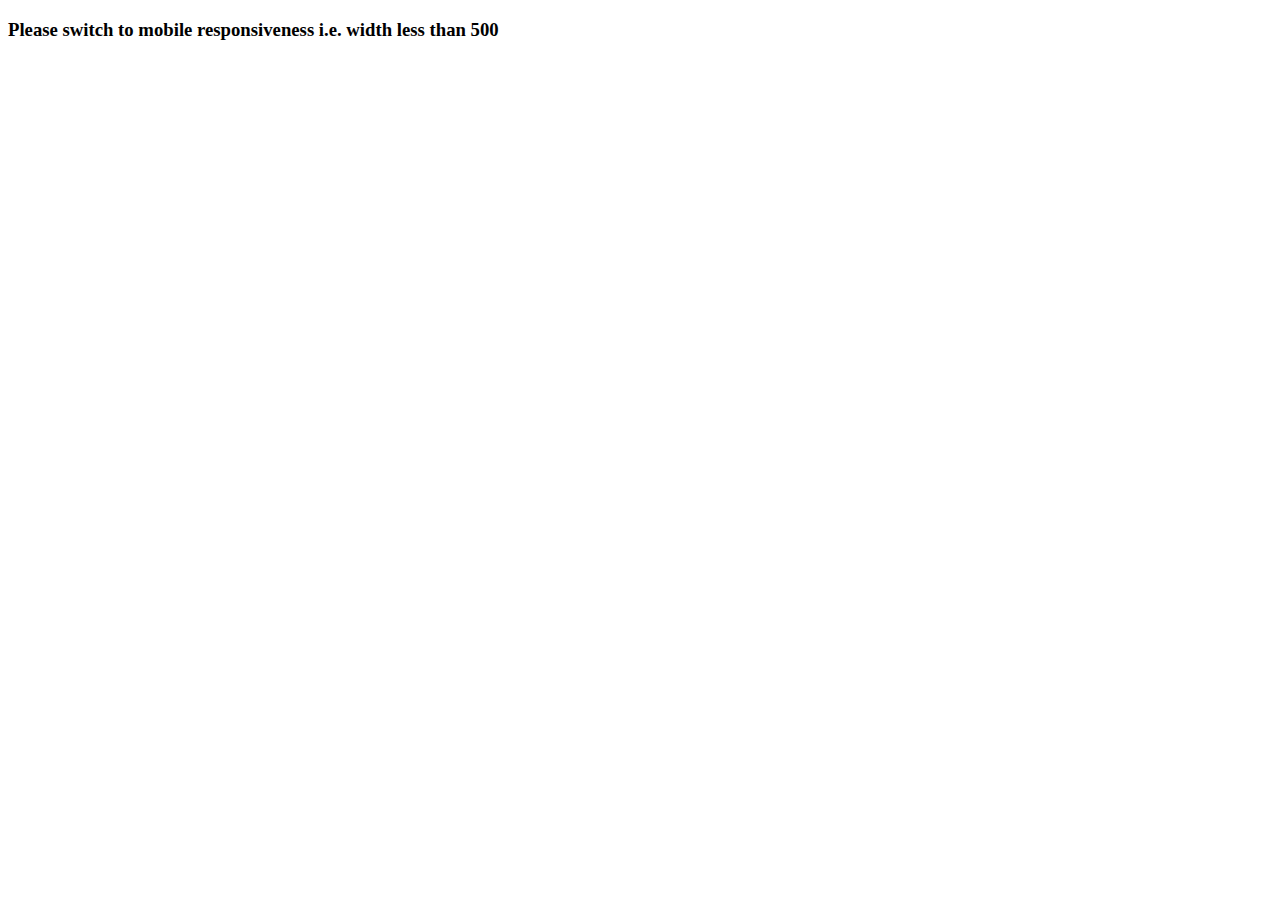
<file: index.html>
<!DOCTYPE html>
<html lang="en">

<head>
  <meta charset="UTF-8">
  <meta http-equiv="X-UA-Compatible" content="IE=edge">
  <meta name="viewport" content="width=device-width, initial-scale=1.0">
  <link href="https://fonts.googleapis.com/css2?family=Inter:wght@100;200;300;400;500&display=swap" rel="stylesheet">
  <link rel="stylesheet" href="./styles/index.css" />
  <title>Document</title>

</head>

<body>
  <div id="splash">
    <div class="splashImage">
      <img src="./images/Beautgenics_Logo.svg" alt="Main logo">
    </div>
  </div>
  <div id="mainpage">
    <div id="welcome">
      <img src="./images/Logo-small.svg.jpg" alt="Main Logo">
      <div>
        <div class="header">Welcome to</div>
        <div class="header colored">Beautgenics</div>
      </div>
      <p class="para1">An app where you can manage all your <br>Beauty Analyst activties & much more...</p>

      <p class="para2">Let’s get started...</p>
    </div>
    <div>

      <button onclick="toSignIn()" class="button-google" type="button">
        <img class="google-icon"
          src="[data-uri]"
          alt="Google" />
        <span class="google-signin">Continue with Google</span>
      </button>
    </div>

    <div>
      <button onclick="toSignIn()" class="button-apple" type="button">
        <img class="apple-icon"
          src="[data-uri]"
          alt="mac" />
        <span class="google-signin">Continue with Apple</span>
      </button>

      <p class="para4">Already have an account? <span style="color:#c83b53"><a href="Login.html">Sign in</a></span></p>
    </div>
    </div>
    <div id="errorScreen">
      <h3>Please switch to mobile responsiveness i.e. width less than 500</h3>
    </div>
</body>
<script src="./scripts/index.js"></script>

</html>
</file>
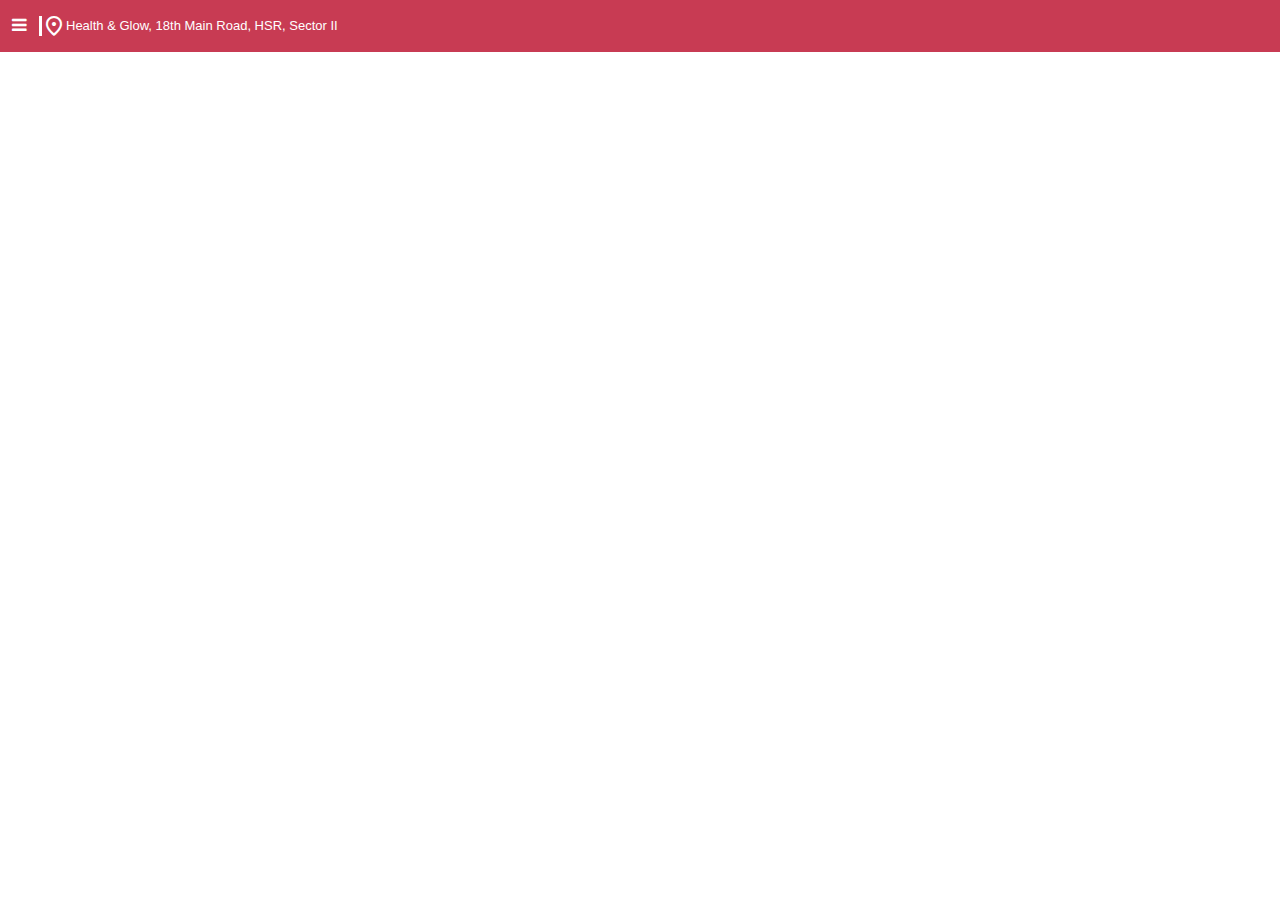
<file: Homescreen.html>
<!DOCTYPE html>
<html lang="en">

<head>
  <meta charset="UTF-8">
  <meta http-equiv="X-UA-Compatible" content="IE=edge">
  <meta name="viewport" content="width=device-width, initial-scale=1.0">
  <link href="https://cdn.jsdelivr.net/npm/bootstrap@5.2.3/dist/css/bootstrap.min.css" rel="stylesheet">
  <script src="https://cdn.jsdelivr.net/npm/bootstrap@5.2.3/dist/js/bootstrap.bundle.min.js"></script>
  <link rel="stylesheet" href="https://cdnjs.cloudflare.com/ajax/libs/twitter-bootstrap/3.3.7/css/bootstrap.min.css">
  <link rel="stylesheet" href="https://cdnjs.cloudflare.com/ajax/libs/font-awesome/4.7.0/css/font-awesome.min.css">
  <link rel="stylesheet" href="./styles/homescreeen.css">
  <link rel="stylesheet"
    href="https://fonts.googleapis.com/css2?family=Material+Symbols+Outlined:opsz,wght,FILL,GRAD@48,400,0,0" />
  <link href="https://fonts.googleapis.com/css2?family=PT+Sans&display=swap" rel="stylesheet">
  <link rel="stylesheet"/>
  <title>Document</title>

</head>

<body>

  <div class="offcanvas offcanvas-start" id="demo">
    <div class="userDetails">
      <img src="./images/285655_user_icon.png" alt="user logo">
      <p>Sarika Sehgal</p>
      <p>Senior Beauty Analyst</p>
    </div>
    <div class="addressDiv">
      <span class="material-symbols-outlined">
        location_on
      </span>
      <p>Health & Glow, 18th Main Road, HSR, Sector II</p>
    </div>
    <div class="quickAccess">
      <div>QUICK ACCESS</div>
      <div>
        <span class="material-symbols-outlined">
          house
        </span>
        <p>Home</p>
      </div>
      <div>
        <span class="material-symbols-outlined">
          shopping_bag
        </span>
        <p>Sales</p>
      </div>
      <div>
        <span class="material-symbols-outlined">
          history
        </span>
        <p>Sales History</p>
      </div>
      <div>
        <span class="material-symbols-outlined">
          leaderboard
        </span>
        <p>Leaderboards</p>
      </div>
      <div>
        <span class="material-symbols-outlined">
          bar_chart_4_bars
        </span>
        <p>Dashboard</p>
      </div>
      <div><span class="material-symbols-outlined">
          power_settings_new
        </span>
        <p>Logout</p>
      </div>
    </div>
    <div class="sync">
      <p>INVERTORY SYNC</p>
      <p>Last sync at 12.15pm , 12 oct</p>
      <div>
        <span class="material-symbols-outlined">
          sync
        </span>
        <p>Sync now</p>
      </div>
      <div>
        <span class="material-symbols-outlined">
          refresh
        </span>
        <p>Refresh products</p>
      </div>
    </div>
    <div class="hamFooter">
      <div>
        <span class="material-symbols-outlined">
          language
        </span><p>English (U.S.)</p>
      </div>
      <div>Privacy</div>
      <div>Terms & Cond.</div>
    </div>
  </div>
  <nav id="navbar">

    <div class="topnav">
     
      <a href="javascript:void(0);" class="icon" type="button" data-bs-toggle="offcanvas" data-bs-target="#demo"> <i
          class="fa fa-bars"></i>
      </a>
      <div></div>

      <div class="addressNav">
        <span class="material-symbols-outlined">
          location_on
        </span>
        <p>Health & Glow, 18th Main Road, HSR, Sector II</p>
      </div>
    <!-- </div>
    <img class="googlemap"
      src="[data-uri]"
      alt="googlemap" />

    <p class="para1">Health & Glow, 18th Main Road, HSR, Sector II </p> -->
  </nav>
</body>

</html>
</file>
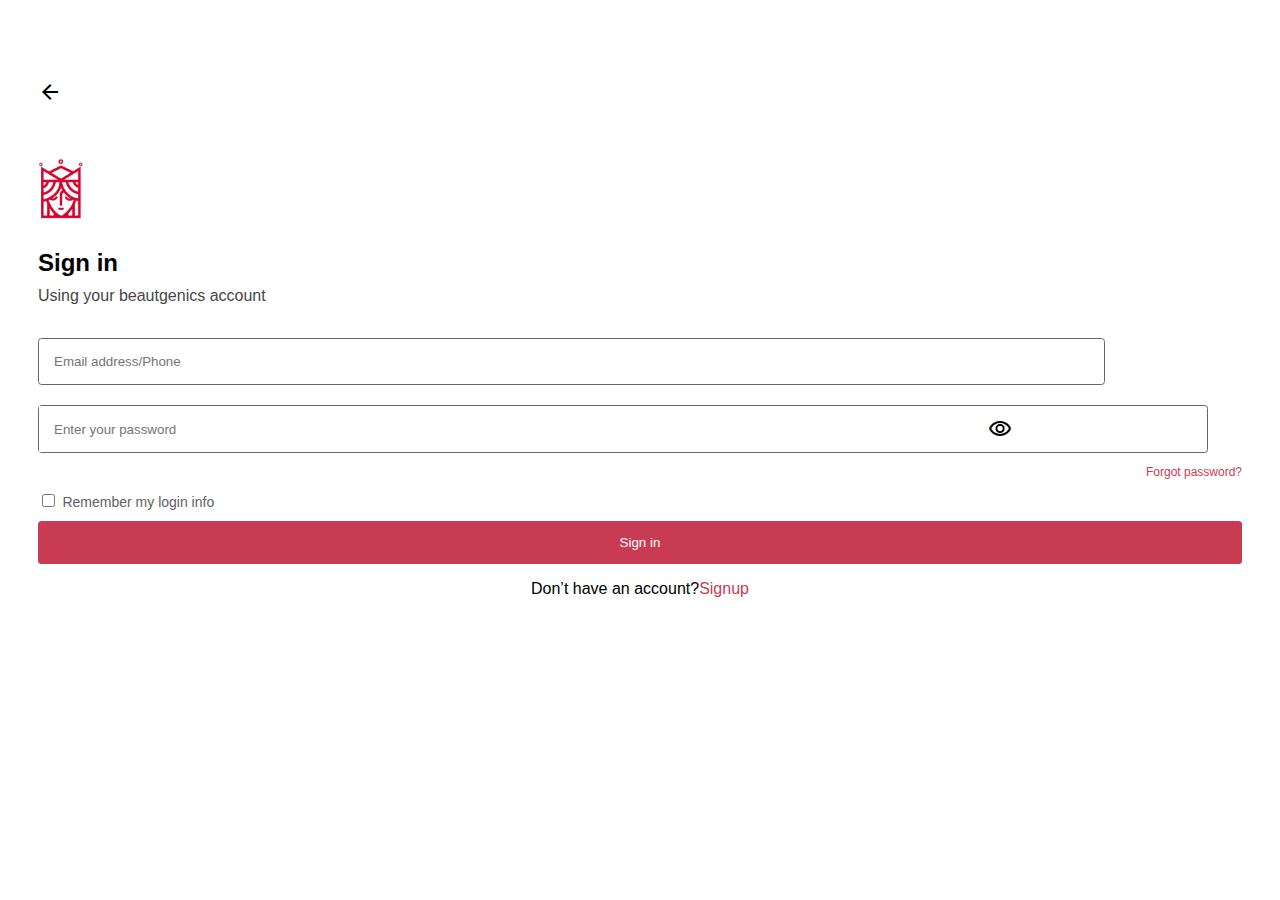
<file: Login.html>
<!DOCTYPE html>
<html lang="en">

<head>
    <link rel="stylesheet"
        href="https://fonts.googleapis.com/css2?family=Material+Symbols+Outlined:opsz,wght,FILL,GRAD@48,400,0,0" />
    <meta charset="UTF-8">
    <meta http-equiv="X-UA-Compatible" content="IE=edge">
    <meta name="viewport" content="width=device-width, initial-scale=1.0">
    <link rel="stylesheet" href="./styles/Login.css">
    <title>Document</title>
</head>

<body>
    <form onsubmit="mainPage(event)">
        <div id="container">
            <div id="heading">
                <span onclick="goBack()" class="material-symbols-outlined">
                    arrow_back
                </span>
                <br />
                <img src="./images/Logo-small.svg.jpg" alt="Main Logo">
                <p>Sign in</p>
                <p>Using your beautgenics account </p>

            </div>
            <div class="form-group">

                <input class="form-control" id="exampleInputEmail1" placeholder="Email address/Phone"
                    autocomplete="false">
                <div class="passwordBox">
                    <input type="password" class="form-control" placeholder="Enter your password" id="password"><span
                        class="material-symbols-outlined">
                        visibility
                    </span>
                </div>
                <p class="para2">Forgot password?</p>
            </div>
            <input type="checkbox" class="form-check" id="exampleCheck1">
            </input>
            <label class="para3">Remember my login info</label>

            <button class="sigin" type="submit" class="btn btn-primary">Sign
                in</button>
            <br>
            <p class="para4">Don’t have an account?<span style="color:#C83B53">Signup</span> </p>

        </div>


    </form>
    </div>
</body>
<script src="./scripts/login.js"></script>

</html>
</file>
<file: styles/index.css>
a{
  text-decoration: none;
  color: inherit;
}
button{
  cursor: pointer;
}
.splashImage {
  display: flex;
  justify-content: center;
  margin-top: 30vh;
}
.splashImage>img{
  width: 60%;
}
#errorScreen{
    display: none;
}

#mainpage {
  margin: 30px;
  display: none;
  font-family: Roboto, sans-serif;
}

#welcome {
  padding-top: 110px;
  height: auto;
}

#welcome>img{
  width: 50px;
}

#welcome>div:nth-child(2){
  margin-top: 40px;
}

.header{
  font-size: 36px;
  line-height: 40px;
  font-weight: 500;
}

.para1,.para2{
  font-family: 'Inter', sans-serif;
  color: #666666;
  font-weight: 400;
}

.colored{
  color: #de0133;
}

.button-google {
  width: 100%;
  text-align: center;
  font-family: inherit;
  font-size: 14px;
  padding: 15px 15px;
  border: 1px solid #E0E0E0;
  display: flex;
  align-items: center;
  justify-content: center;
}
.button-apple {
  width: 100%;
  margin-top: 16px;
  margin-bottom: 24px;
  color: white;
  font: bold;
  background-color: black;
  border: 0px;
  font-size: 14px;
  padding: 15px 15px;
  display: flex;
    align-items: center;
    justify-content: center;
}

.google-icon {
  width: 40px;
}
.apple-icon {
  width: 20px;
  margin-right: 5%;
}
.para1 {
  margin-bottom: 48px;
}
.para4{
  text-align: center;
}

/* Small screens */
/* @media all and (min-width: 390px) and (max-width: 844px) {
  #mainpage {
    box-shadow: rgba(0, 0, 0, 0.24) 0px 3px 8px;
    width: 80%;
    margin: auto;
    margin-top: 70px;
    text-align: center;
    align-items: center;
    outline: none;
    font-size: 15px;
    margin-left: 12px;
  }
  #welcome {
    text-align: left;
    padding-top: 50%;
  }
  .button-google {
    width: 95%;
    padding: 2px 2px;
    text-align: center;
    align-items: center;
    border: 0px;
    font-size: 15px;
    padding: 20px 20px;
    margin-right: 8px;
    border: 1px;
  }
  .button-apple {
    width: 95%;
    margin-bottom: 20px;
    color: whitesmoke;
    background-color: black;
    border: 0px;
    font-size: 15px;
    padding: 15px 15px;
  }
} */
</file>
<file: styles/homescreeen.css>
body{
    font-family: Roboto, sans-serif;
}

.offcanvas.show{
    width: 80%;
}
.userDetails{
    margin: 40px 0px 0px 22px;
}

.userDetails>img{
    width: 74px;
}

.userDetails>p:nth-child(2) {
    font-size: 20px;
    font-weight: 500;

}

.userDetails>p:nth-child(3) {
    font-size: 14px;
    font-weight: 400;
    color: #00000099;
}

.addressDiv{
    font-family: 'PT Sans', sans-serif;
    padding: 10px 0px 10px 0px;
    display: flex;
        align-items: center;
        justify-content: center;
    margin-top: 10px;
    border-bottom: 1px solid #C83B53;
    border-top: 1px solid #C83B53;
}
.addressDiv>p {
    margin: 0px;
}

.addressDiv>span {
    color: #C83B53;
}

.quickAccess,
.sync{
    margin-top: 10px;
    border-bottom: 1px solid #C83B53;
}

.quickAccess>div,
.sync>div{
        display: flex;
            align-items: center;
            cursor: pointer;
            padding: 10px 0px 10px 30px;
}

.quickAccess>div:hover,
.sync>div:hover{
    background: #C83B5314;
    color: #C83B53;
}

.quickAccess>div:nth-child(1) {
    cursor: auto;
    font-size: 12px;
    color: #5E6265;
}
.quickAccess>div:nth-child(1):hover {
    background: none;
}
.quickAccess>div>p,
.sync>div>p,
.sync>p{
    margin: 0px;
    margin-left: 10px;
}

.sync>p:nth-child(1){
    color: #5E6265;
}

.sync>p:nth-child(2) {
    color: #C83B53;
}
.hamFooter{
    position: fixed;
    bottom: 0;
    display: flex;
    justify-content: space-evenly;
    width: 78%;
}
.hamFooter>div{
    display: flex;
}

#navbar {
    background-color: #C83B53;
    margin: auto;
    outline: none;
    font-size: 15px;
}   

.topnav{
        display: flex;
            align-items: center;
}

.topnav>div:nth-child(2){
    border-left: 3px solid white;
        height: 20px;
}

.addressNav{
    display: flex;
    align-items: center;
    color: white;
}

.addressNav>p{
    margin: 0px;
    font-size: 13px;
}

img {
    width: 50px;
    padding: 4px;
}




.topnav {
    overflow: hidden;
    background-color: #C83B53;
    position: relative;
}

.topnav #myLinks {
    display: none;
}


.topnav a {
    color: white;
    padding: 14px 12px;
    text-decoration: none;
    font-size: 17px;
    display: block;
}

/* Style the hamburger menu */
.topnav a.icon {
    background: #C83B53;
    display: block;
    position: relative;
    right: 0;
    top: 0;
}

.line {
    width: 2px;
    height: 17px;
    background-color: aliceblue;
    margin-left: 12%;
    top: 20%;
    left: 20%;
    border-radius: 15px;

}

.para1 {
    margin-left: 25%;
    text-align: justify;
    margin-top: -15%;
}

.googlemap {
    margin-left: 20%;
    margin-top: -20%;

}
</file>
<file: styles/Login.css>
#container {
    margin: 30px;
    font-family: Roboto, sans-serif;

}

input{
    outline: none;

}

#heading {
    text-align: left;
    padding-top: 50px;
}

#heading>span{
    cursor: pointer;
}

#heading>img{
    width: 46px;
    padding-top: 50px;
}

#heading>p:nth-child(4) {
    font-size: 24px;
    font-weight: 600;
    margin-bottom: 10px;
}

#heading>p:nth-child(5) {
    margin-top: 10px;
    color: #464646;
    margin-bottom: 33px;
}


.form-group>input {
    width: 86%;
    border: 1px solid #666666;
    border-radius: 3.5px;
    padding: 15px;
    margin-bottom: 20px;
}

.form-group>div:nth-child(2) {
    width: 97%;
    height: 46px;
    border: 1px solid #666666;
    border-radius: 3.5px;
}

.form-group>input:focus {
    border: 2px solid rgb(104, 182, 255);
}
.passwordBox{
    align-items: center;
    display: flex;
}
.passwordBox>input {
    border: none;
    padding: 0px;
    padding-left: 15px;
    width: 80%;
    height: 100%;
}

.form-group>p:nth-child(3) {
    text-align: right;
    font-size: 12px;
    color: #C83B53;
}

.fa-solid fa-eye {
    margin-left: 20px;
}


.sigin {
    padding: 14px;
    margin: 10px 0px 0px 0px;
    border: none;
    border-radius: 3.5px;
    background-color: #C83B53;
        color: white;
        width: 100%;
        cursor: pointer;
}

.form-check {
    padding: 10px
}

.para1 {
    margin-bottom: 40px;
}

.para4 {
    text-align: center;
    font: bolder;
}
.para3 {
    color: #5E6265;
    font-size: 14px;
}
</file>
